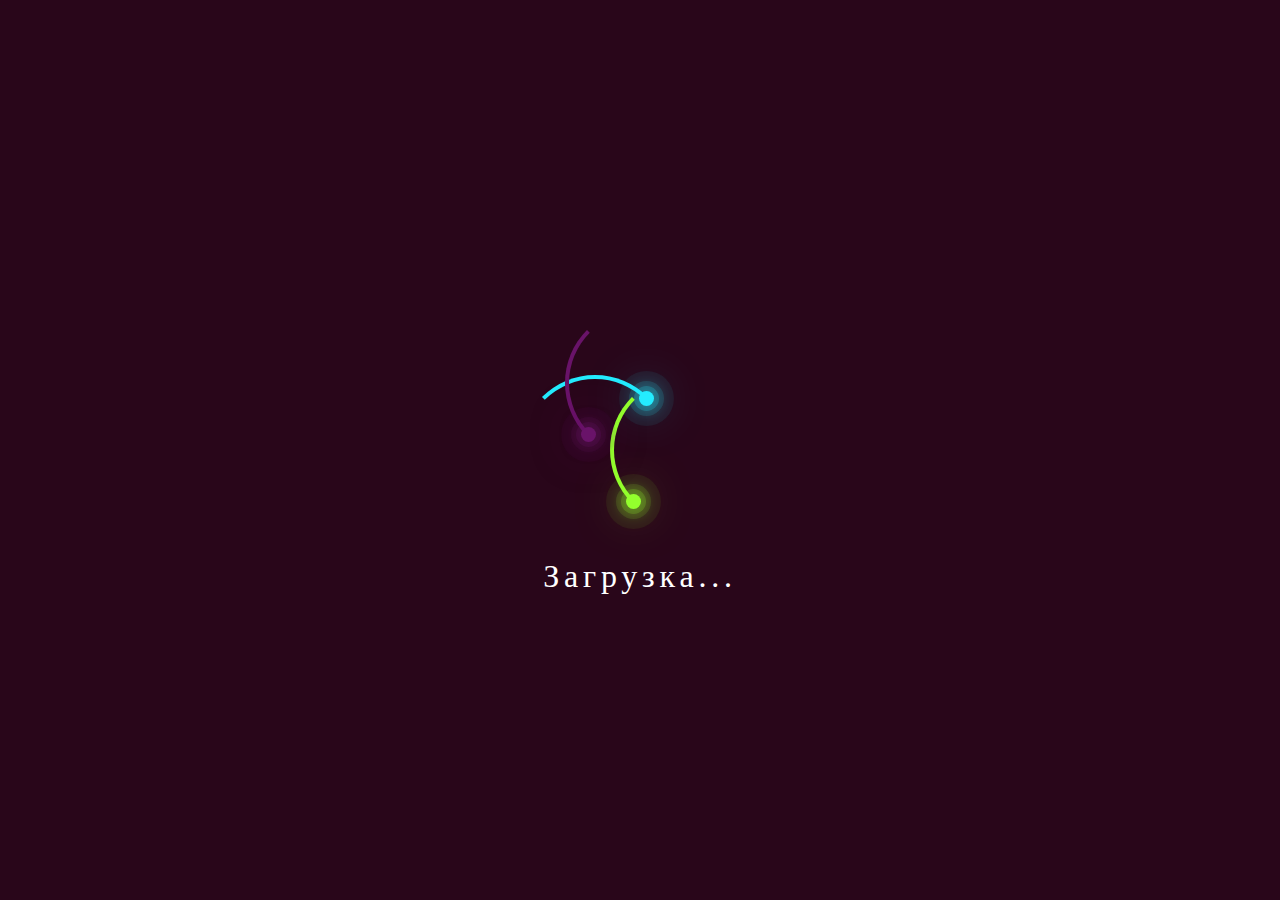
<file: projAnimacss/index.html>
<!DOCTYPE html>
<html lang="ru">

<head>
   <meta charset="UTF-8">
   <meta http-equiv="X-UA-Compatible" content="IE=edge">
   <meta name="viewport" content="width=device-width, initial-scale=1.0">
   <title>Animation Loading</title>
   <link rel="stylesheet" type="text/css" href="style.css">
</head>

<body>
   <div class="container">
      <div class="ring"></div>
      <div class="ring"></div>
      <div class="ring"></div>
      <p>Загрузка...</p>
   </div>



   <script src="script.js"></script>
</body>

</html>
</file>
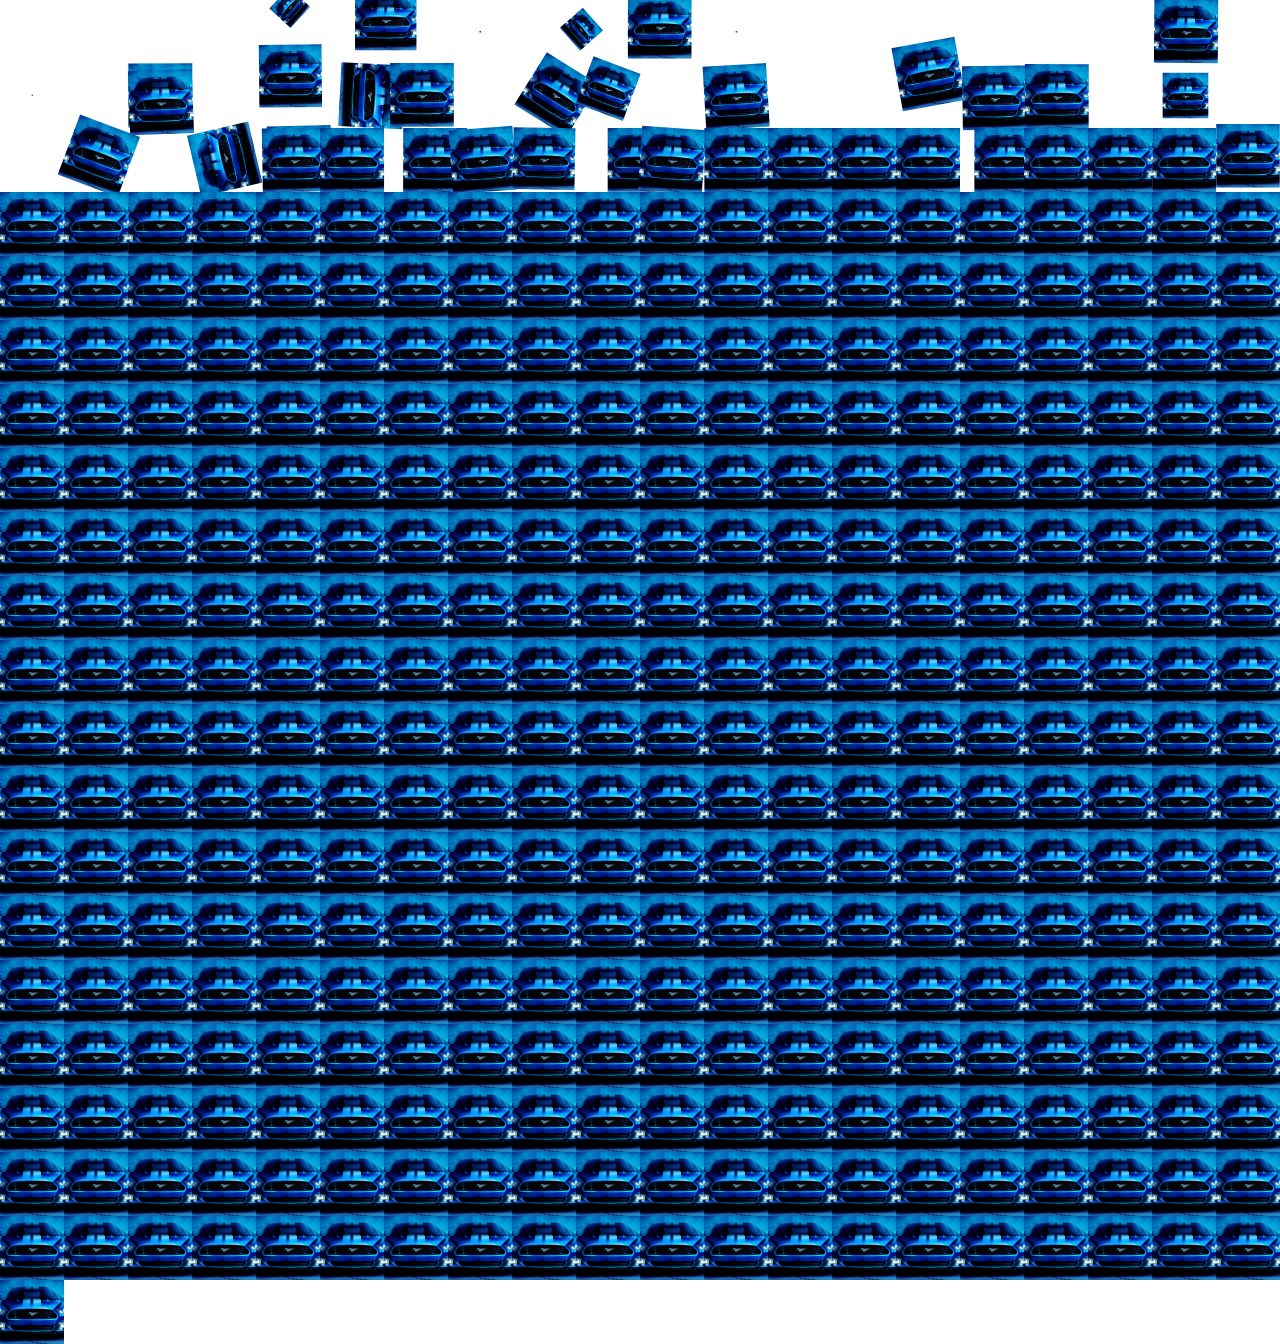
<file: projAnimaIimage/index.html>
<!DOCTYPE html>
<html lang="en">

<head>
   <meta charset="UTF-8">
   <meta http-equiv="X-UA-Compatible" content="IE=edge">
   <meta name="viewport" content="width=device-width, initial-scale=1.0">
   <title>Animation Image</title>
   <link rel="stylesheet" type="text/css" href="style.css">
</head>

<body>
   <div class="container"></div>

   <script src="anime.min.js"></script>
   <script src="script.js"></script>
</body>

</html>
</file>
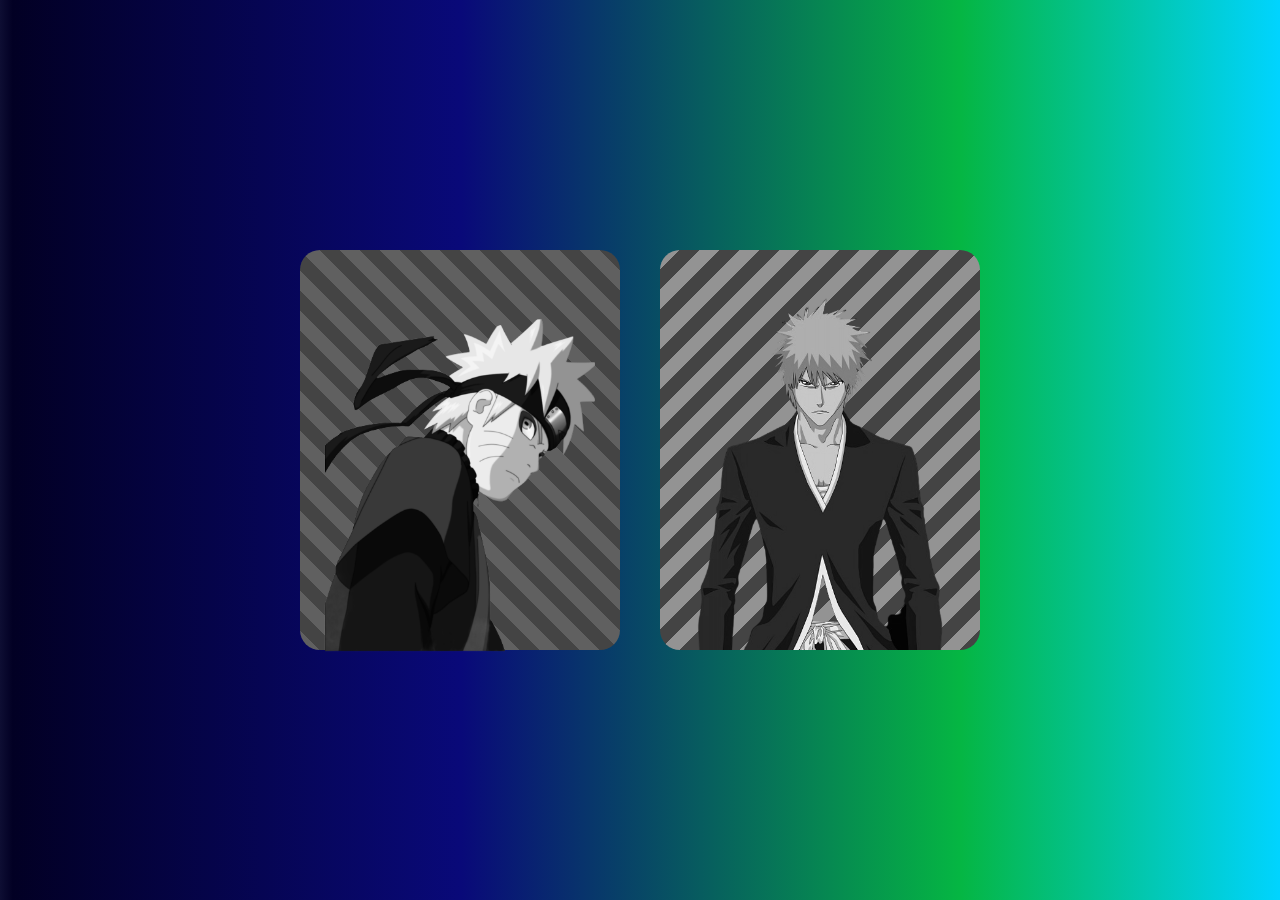
<file: projAnimaIimage2/index.html>
<!DOCTYPE html>
<html lang="en">

<head>
   <meta charset="UTF-8">
   <meta http-equiv="X-UA-Compatible" content="IE=edge">
   <meta name="viewport" content="width=device-width, initial-scale=1.0">
   <title>Animation Image Two</title>
   <link rel="stylesheet" type="text/css" href="style.css">
</head>

<body>
   <div class="container">
      <div class="box">
         <img class="imege" src="img/114eb1942d72a95a333ffa89efefaa0e-removebg-preview.png" alt="#">
      </div>
      <div class="box">
         <img src="img/Kurosaki.Ichigo.full.691212-removebg-preview.png" alt="#">
      </div>
   </div>

   <script src="script.js"></script>
</body>

</html>
</file>
<file: projAnimacss/style.css>
*
{
   margin: 0;
   padding: 0;
   box-sizing: border-box;
}

body {
   display: flex;
   justify-content: center;
   align-items: center;
   min-height: 100vh;
   background: rgb(41, 6, 26);
}

.container {
   position: relative;
   width: 100%;
   display: flex;
   justify-content: center;
   align-items: center;
}

.container .ring {
   position: relative;
   width: 150px;
   height: 150px;
   margin: -30px;
   border-radius: 50%;
   border: 4px solid transparent;
   border-top: 4px solid #24ecff;
   animation: animate 4s linear infinite;
}
@keyframes animate {
   0%
   {
      transform: rotate(0deg);
   }
   100%
   {
      transform: rotate(360deg);
   }
}

.container .ring::before {
   content: '';
   position: absolute;
   top: 12px;
   right: 12px;
   border-radius: 50%;
   width: 15px;
   height: 15px;
   background: #24ecff;
   box-shadow: 0 0 0 5px #24ecff33,
   0 0 0 10px #24ecff22,
   0 0 0 20px #24ecff11,
   0 0 20px #24ecff,
   0 0 50px #24ecff;
}

.container .ring:nth-child(2) {
   animation: animate2 4s linear infinite;
   animation-delay: -1s;
   border-top: 4px solid transparent;
   border-left: 4px solid #93ff2d;
}
.container .ring:nth-child(2)::before {
   content: '';
   position: absolute;
   top: initial;
   bottom: 12px;
   left: 12px;
   border-radius: 50%;
   width: 15px;
   height: 15px;
   background: #93ff2d;
   box-shadow: 0 0 0 5px #93ff2d33,
   0 0 0 10px #93ff2d22,
   0 0 0 20px #93ff2d11,
   0 0 20px #93ff2d,
   0 0 50px #93ff2d;
}

@keyframes animate2 {
   0%
   {
      transform: rotate(360deg);
   }
   100%
   {
      transform: rotate(0deg);
   }
}

.container .ring:nth-child(3) {
   animation: animate2 4s linear infinite;
   animation-delay: -3s;
   position: absolute;
   top: -66.66px;
   border-top: 4px solid transparent;
   border-left: 4px solid #691369;
}
.container .ring:nth-child(3)::before {
   content: '';
   position: absolute;
   top: initial;
   bottom: 12px;
   left: 12px;
   border-radius: 50%;
   width: 15px;
   height: 15px;
   background: #691369;
   box-shadow: 0 0 0 5px #69136933,
   0 0 0 10px #69136922,
   0 0 0 20px #69136911,
   0 0 20px #691369,
   0 0 50px #691369;
}

.container p {
   position: absolute;
   color: rgb(255, 255, 255);
   font-size: 2em;
   font-family: consolas;
   bottom: -100px;
   letter-spacing: 0.15em;
}
</file>
<file: projAnimaIimage/style.css>
*
{
   margin: 0;
   padding: 0;
   box-sizing: border-box;
}

body
{
   min-height: 100vh;
   overflow: hidden;
   background: rgb(255, 255, 255);
}

.container
{
   position: relative;
   display: flex;
   flex-wrap: wrap;
   transform-style: preserve-3d;
   perspective: 1000px;
}

.container .block
{
   position: relative;
   width: 5vw;
   height: 5vw;
   background: rgb(0, 0, 0);
   background-image: url(ford.jpg);
   background-size: cover;
   background-attachment: fixed;
   background-position: center;
   /* border: 1px solid #111;
   box-sizing: border-box; */
   transform-style: preserve-3d;
}

/* Некорректно работает в браузере  Firefox с background-atachment: fixed */
</file>
<file: projAnimaIimage2/style.css>
*
{
   margin: 0;
   padding: 0;
   box-sizing: border-box;
}

body {
   display: flex;
   justify-content: center;
   align-items: center;
   min-height: 100vh;
   background: linear-gradient(90deg, rgba(63,62,149,1) 0%, rgba(14,14,51,1) 0%, rgba(2,0,36,1) 1%, rgba(9,9,121,1) 36%, rgba(5,182,67,1) 75%, rgba(0,212,255,1) 100%);
}

.container {
   position: relative;
   display: flex;
   -webkit-box-reflect: below 1px linear-gradient (transparent,#0004) ;
}

.container .box {
   display: flex;
   justify-content: center;
   position: relative;
   width: 320px;
   height: 400px;
   border-radius: 20px;
   margin: 0 20px;
   background: linear-gradient(45deg, #a55310 25%, #444 25%, #444 50%, #a55310 50%, #a55310 75%, #444 75%, #444 100%);
   background-size: 40px 40px;
   filter: grayscale(1);
   animation: animateBg 0.5s linear infinite;
   animation-play-state: paused;
   transition: filter 1s;
}

.container .box:nth-child(2) {
   background: linear-gradient(135deg, #11b0f0 25%, #444 25%, #444 50%, #11b0f0 50%, #11b0f0 75%, #444 75%, #444 100%);
   background-size: 40px 40px;
}

.container .box:hover {
   animation-play-state: running;
   filter: grayscale(0);
}

@keyframes animateBg {
   0%
   {
      background-position: 0;
   }
   100%
   {
      background-position: 40px;
   }
}

.container .box img {
   position: absolute;
   bottom: 0;
   height: 90%;
   transition: height 0.5s;
}
.container .box .imege {
   bottom: -15px;
}
.container .box:hover img {
   height: 480px;
}
</file>
